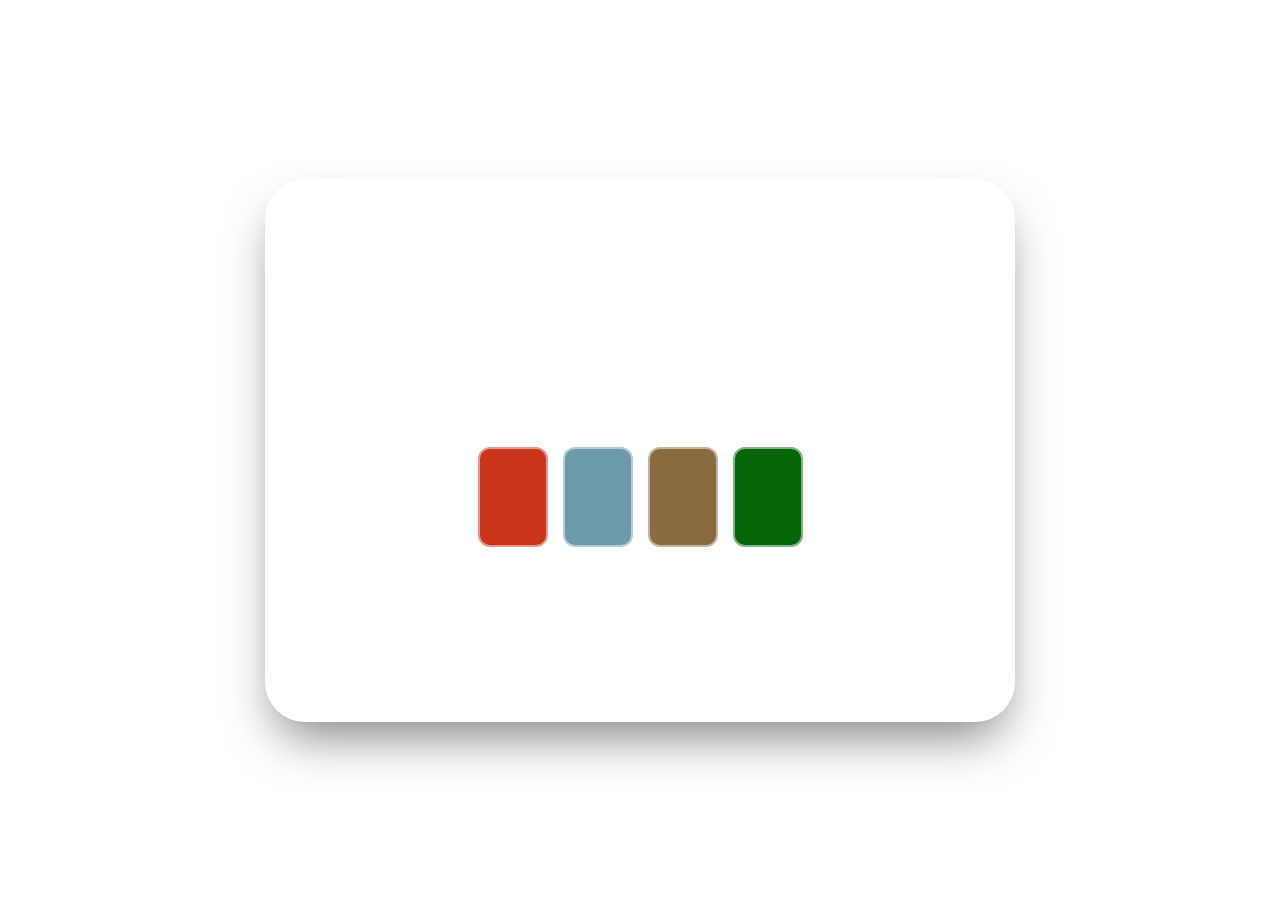
<file: cities.html>
<!DOCTYPE html>
<html lang="en">
<head>
    <meta charset="UTF-8">
    <meta name="viewport" content="width=device-width, initial-scale=1.0">
    <title>Cities as Colors | Your Name</title>
    <link rel="stylesheet" href="https://cdnjs.cloudflare.com/ajax/libs/font-awesome/6.5.1/css/all.min.css">
    <link rel="stylesheet" href="css/style.css">
</head>
<body>

    <div class="wrapper wide">
        <header>
            <h1>Cities as Colors</h1>
            <p>Palettes for places seen in person or from afar.</p>
        </header>

        <div class="carousel-container">
            <button class="nav-btn" onclick="moveSlide(-1)">❮</button>
            
            <div class="city-card">
                <h2 id="city-name">Loading...</h2>
                <div id="palette-grid" class="palette-grid"></div>
            </div>

            <button class="nav-btn" onclick="moveSlide(1)">❯</button>
        </div>

        <a href="index.html" class="link-item">
            <span>Home</span>
        </a>
    </div>

    <script src="js/cities.js"></script>
</body>
</html>
</file>
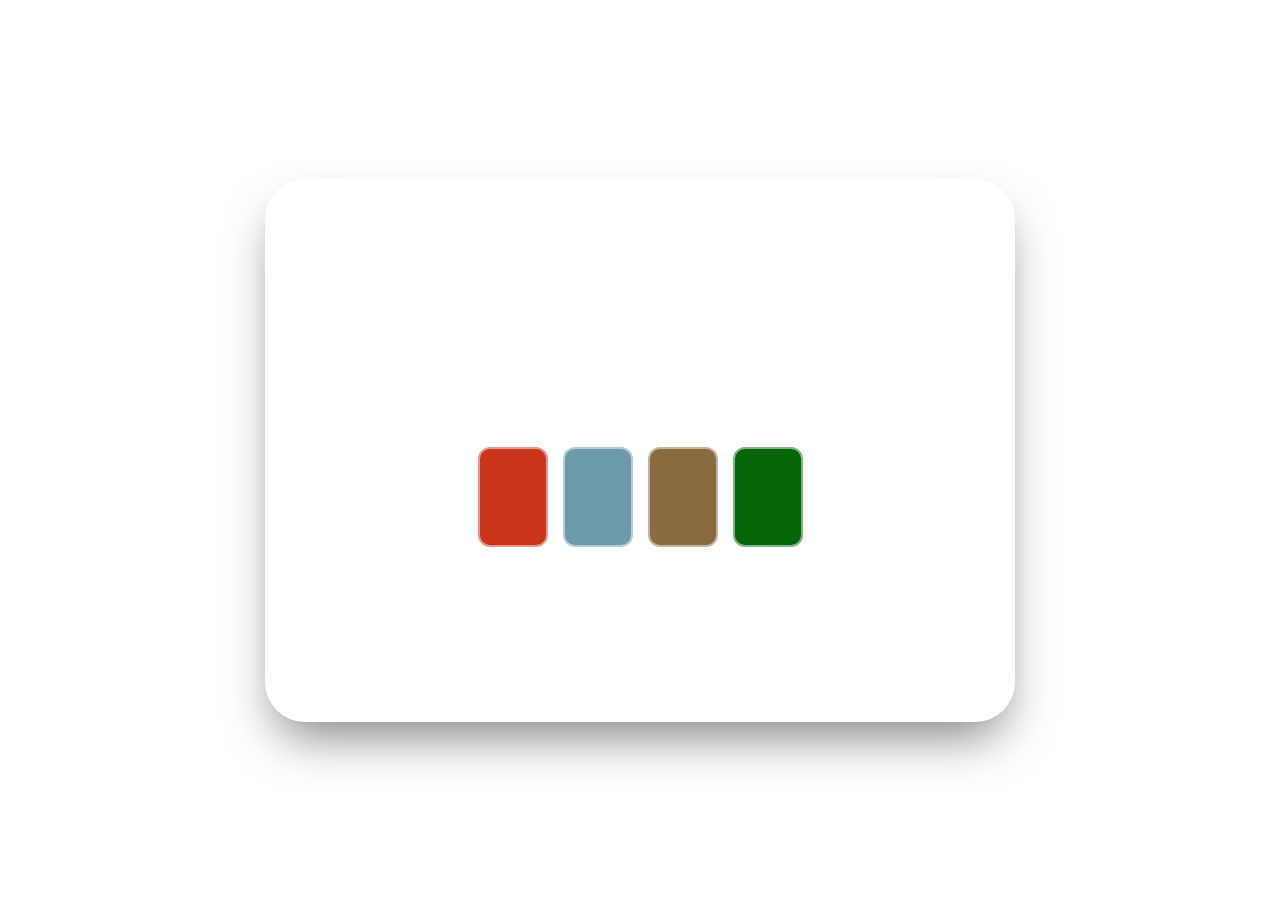
<file: pages/cities.html>
<!DOCTYPE html>
<html lang="en">
<head>
    <meta charset="UTF-8">
    <meta name="viewport" content="width=device-width, initial-scale=1.0">
    <title>Cities as Colors | Audrey </title>
    <link rel="stylesheet" href="https://cdnjs.cloudflare.com/ajax/libs/font-awesome/6.5.1/css/all.min.css">
    <link rel="stylesheet" href="../css/style.css">
</head>
<body>

    <div class="wrapper wide">
        <header>
            <h1>Cities as Colors</h1>
            <p>Palettes for places seen in person or from afar.</p>
        </header>

        <div class="carousel-container">
            <button class="nav-btn" onclick="moveSlide(-1)">❮</button>
            
            <div class="city-card">
                <h2 id="city-name">Loading...</h2>
                <div id="palette-grid" class="palette-grid"></div>
            </div>

            <button class="nav-btn" onclick="moveSlide(1)">❯</button>
        </div>

        <a href="../index.html" class="link-item">
            <span>Home</span>
        </a>
    </div>

    <script src="../js/cities.js"></script>
</body>
</html>
</file>
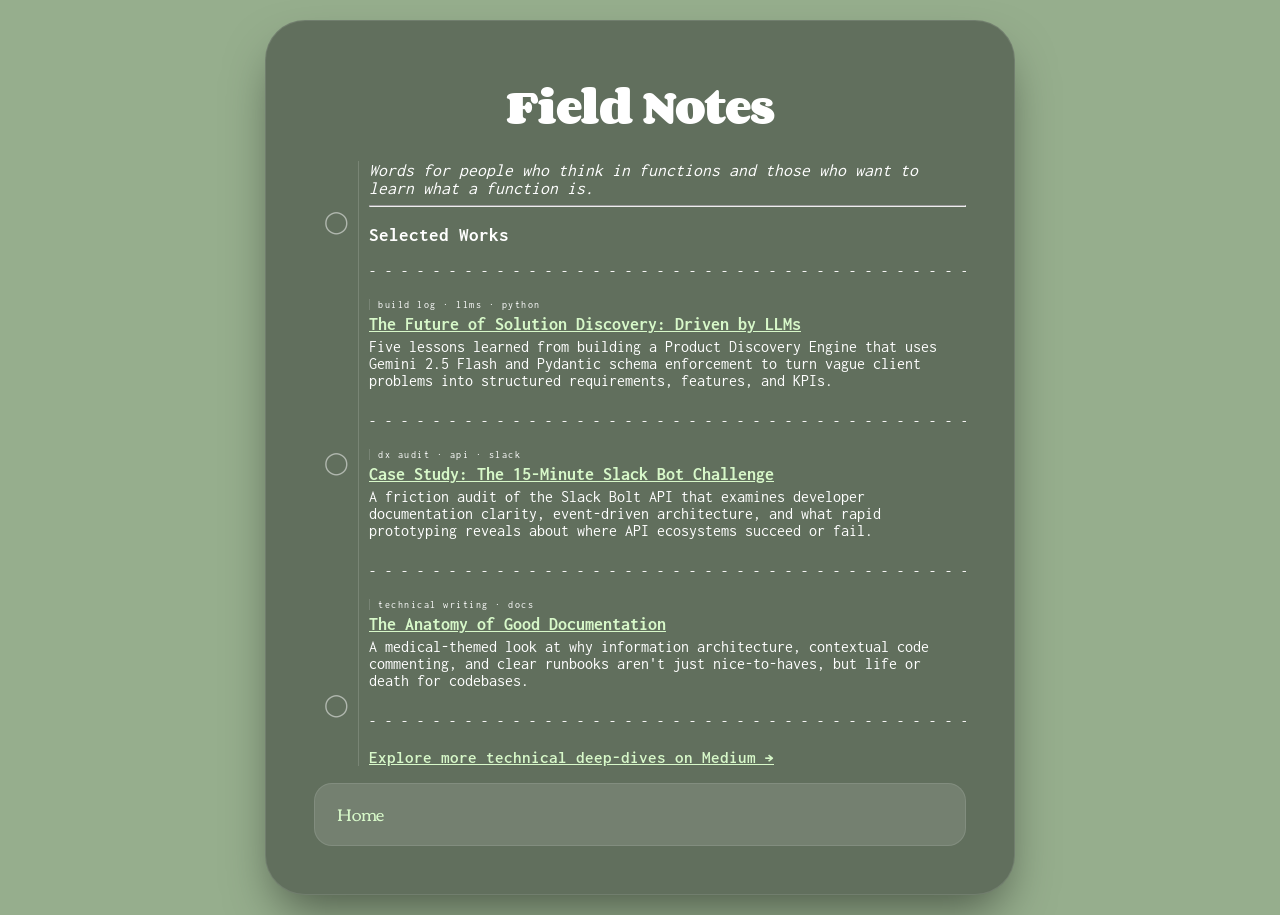
<file: pages/field-notes.html>
<!DOCTYPE html>
<html lang="en">
<head>
    <meta charset="UTF-8">
    <meta name="viewport" content="width=device-width, initial-scale=1.0">
    <title>Field Notes | Audrey</title>
    <link rel="stylesheet" href="../css/style.css">
    <style>
        .notebook-page {
            position: relative;
            padding-left: 55px;
        }

        .notebook-page::before {
            content: '';
            position: absolute;
            left: 0;
            top: 0;
            bottom: 0;
            width: 44px;
            border-right: 1px solid rgba(255, 255, 255, 0.15);
        }

        /* ascii hole column */
        .hole-col {
            position: absolute;
            left: 0;
            top: 0;
            bottom: 0;
            width: 44px;
            display: flex;
            flex-direction: column;
            justify-content: space-between;
            align-items: center;
            padding: 50px 0;
            pointer-events: none;
        }

        .hole {
            font-family: 'Inconsolata', monospace;
            font-size: 1.4em;
            color: rgba(255, 255, 255, 0.5);
            line-height: 1;
            user-select: none;
        }

        .ascii-rule {
            font-family: 'Inconsolata', monospace;
            font-size: 0.85em;
            color: #ffffff;
            letter-spacing: 1px;
            margin: 10px 0 20px;
            overflow: hidden;
            white-space: nowrap;
        }
    </style>
</head>
<body class="writing-bg">

    <div class="wrapper wide">
        <header>
            <h1>Field Notes</h1>
        </header>

        <section class="container">
            <div class="bio-text notebook-page" style="text-align: left;">

                <!-- ascii hole punches in the margin -->
                <div class="hole-col">
                    <span class="hole">◯</span>
                    <span class="hole">◯</span>
                    <span class="hole">◯</span>
                </div>

                <p style="font-size: 1.1em; margin-bottom: 5px; color: #ffffff; font-style: italic;">
                    Words for people who think in functions and those who want to learn what a function is.
                </p>
                <hr></hr>
            

                <h3>Selected Works</h3>
                <p class="ascii-rule">- - - - - - - - - - - - - - - - - - - - - - - - - - - - - - - - - - - - - - - - - - - -</p>

                <!-- LLM Proto -->
                <div style="margin-bottom: 25px;">
                    <p class="margin-note">build log &middot; llms &middot; python</p>
                    <p style="margin: 0 0 5px 0;">
                        <a href="https://medium.com/@audrkendr/bridging-the-gap-using-llms-to-automate-solution-discovery-9a122d37d2a5" target="_blank" rel="noopener noreferrer" style="font-size: 1.1em;"><strong>The Future of Solution Discovery: Driven by LLMs</strong></a>
                    </p>
                    <p style="margin: 0; color: #ffffff;">Five lessons learned from building a Product Discovery Engine that uses Gemini 2.5 Flash and Pydantic schema enforcement to turn vague client problems into structured requirements, features, and KPIs.</p>
                </div>

                <p class="ascii-rule">- - - - - - - - - - - - - - - - - - - - - - - - - - - - - - - - - - - - - - - - - - - -</p>

                <!-- SlackBot -->
                <div style="margin-bottom: 25px;">
                    <p class="margin-note">dx audit &middot; api &middot; slack</p>
                    <p style="margin: 0 0 5px 0;">
                        <a href="https://medium.com/@audrkendr/case-study-the-15-minute-slack-bot-challenge-c7cdfd2afe19" target="_blank" rel="noopener noreferrer" style="font-size: 1.1em;"><strong>Case Study: The 15-Minute Slack Bot Challenge</strong></a>
                    </p>
                    <p style="margin: 0; color: #ffffff;">A friction audit of the Slack Bolt API that examines developer documentation clarity, event-driven architecture, and what rapid prototyping reveals about where API ecosystems succeed or fail.</p>
                </div>

                <p class="ascii-rule">- - - - - - - - - - - - - - - - - - - - - - - - - - - - - - - - - - - - - - - - - - - -</p>

                <!-- Documentation -->
                <div style="margin-bottom: 25px;">
                    <p class="margin-note">technical writing &middot; docs</p>
                    <p style="margin: 0 0 5px 0;">
                        <a href="https://medium.com/@audrkendr/the-anatomy-of-good-documentation-a260cd0d53d3" target="_blank" rel="noopener noreferrer" style="font-size: 1.1em;"><strong>The Anatomy of Good Documentation</strong></a>
                    </p>
                    <p style="margin: 0; color: #ffffff;">A medical-themed look at why information architecture, contextual code commenting, and clear runbooks aren't just nice-to-haves, but life or death for codebases.</p>
                </div>

                <p class="ascii-rule">- - - - - - - - - - - - - - - - - - - - - - - - - - - - - - - - - - - - - - - - - - - -</p>

                <p style="margin-top: 10px; font-size: 1.05em;">
                    <a href="https://medium.com/@audrkendr" target="_blank" rel="noopener noreferrer" style="color: #d7f8c9; text-decoration: underline; font-weight: 600;">Explore more technical deep-dives on Medium &rarr;</a>
                </p>

            </div>
        </section>

        <a href="../index.html" class="link-item">
            <span>Home</span>
        </a>
    </div>

</body>
</html>
</file>
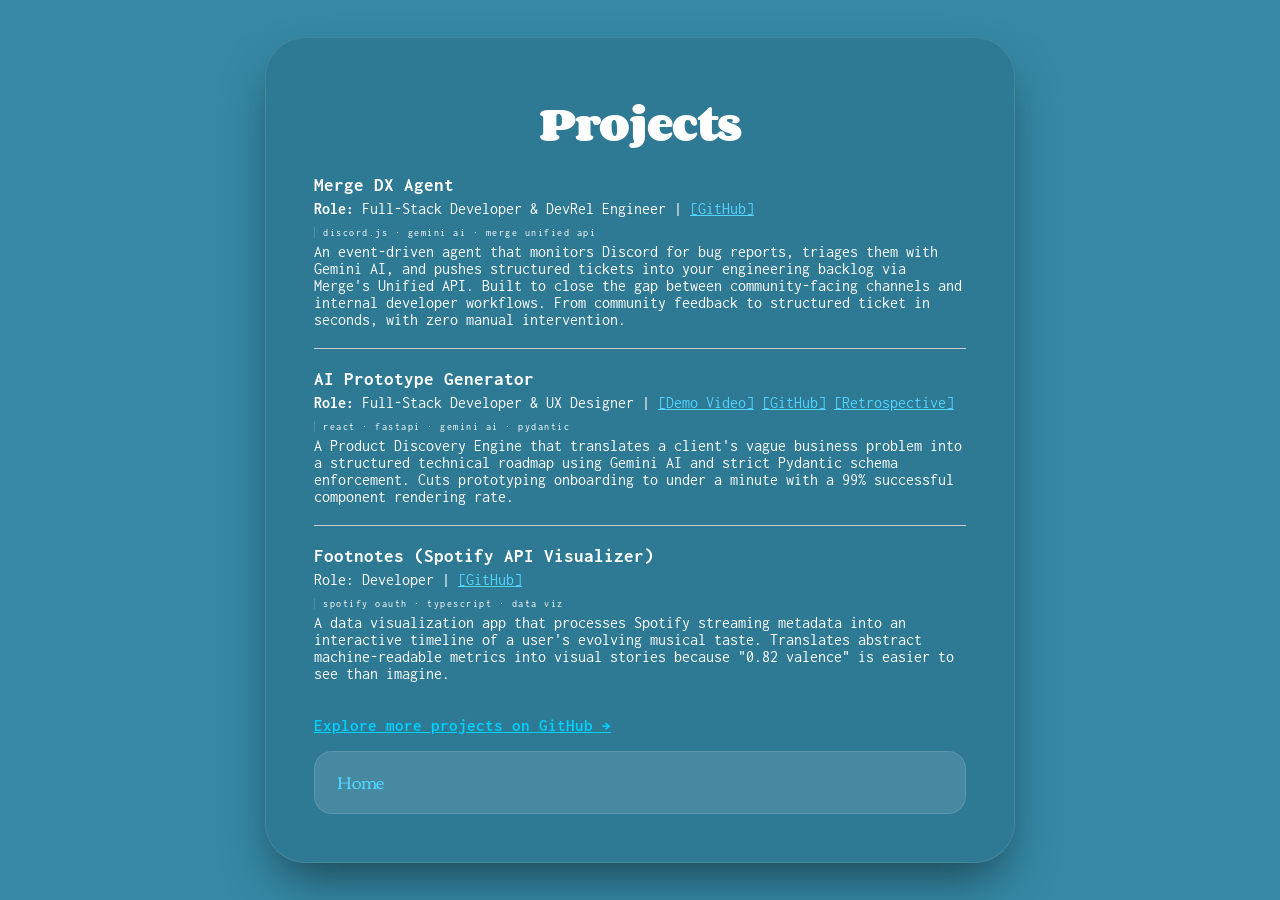
<file: pages/projects.html>
<!DOCTYPE html>
<html lang="en">
<head>
    <meta charset="UTF-8">
    <meta name="viewport" content="width=device-width, initial-scale=1.0">
    <title>Projects | Audrey</title>
    <link rel="stylesheet" href="../css/style.css">
</head>
<body class="projects-bg"> 

    <div class="wrapper wide">
        <header>
            <h1>Projects</h1>
        </header>

        <section class="container" style="text-align: left;">
            <div class="bio-text">

                <!-- PROJECT 1: Merge DX -->
                <h3 style="margin: 15px 0 5px 0;">Merge DX Agent</h3>
                <p style="margin: 0 0 10px 0;">
                    <strong>Role:</strong> Full-Stack Developer & DevRel Engineer | <a href="https://github.com/audrkendr/merge-dx-agent" target="_blank">[GitHub]</a>
                    <p class="margin-note">discord.js &middot; gemini ai &middot; merge unified api</p>
                <p style="margin: 0 0 10px 0;">An event-driven agent that monitors Discord for bug reports, triages them with Gemini AI, and pushes structured tickets into your engineering backlog via Merge's Unified API. Built to close the gap between community-facing channels and internal developer workflows. From community feedback to structured ticket in seconds, with zero manual intervention.  </p>
                <hr style="border: 0; border-top: 1px solid #ccc; margin: 20px 0;">
                
                <!-- PROJECT 2: AI PROTOTYPE GENERATOR -->
                <h3 style="margin: 15px 0 5px 0;">AI Prototype Generator</h3>
                <p style="margin: 0 0 10px 0;">
                    <strong>Role:</strong> Full-Stack Developer & UX Designer | 
                    <a href="https://drive.google.com/file/d/1PwugVJEFuLbShiSlQuiuuKSfVLIHIav9/view?usp=sharing" target="_blank">[Demo Video]</a> <a href="https://github.com/audrkendr/ai-customer-prototype-generator" target="_blank">[GitHub]</a> <a href="https://medium.com/@audrkendr/bridging-the-gap-using-llms-to-automate-solution-discovery-9a122d37d2a5" target="_blank">[Retrospective]</a>
                </p>
                <p class="margin-note">react &middot; fastapi &middot; gemini ai &middot; pydantic</p>
                <p style="margin: 0 0 10px 0;">A Product Discovery Engine that translates a client's vague business problem into a structured technical roadmap using Gemini AI and strict Pydantic schema enforcement. Cuts prototyping onboarding to under a minute with a 99% successful component rendering rate.</p>
                <hr style="border: 0; border-top: 1px solid #ccc; margin: 20px 0;">

                <!-- PROJECT 2: FOOTNOTES -->
                <h3 style="margin: 15px 0 5px 0;">Footnotes (Spotify API Visualizer)</h3>
                <p style="margin: 0 0 10px 0;"
                    <strong>Role:</strong> Developer |  <a href="https://github.com/audrkendr/footnotes" target="_blank">[GitHub]</a>
                </p>
                <p class="margin-note">spotify oauth &middot; typescript &middot; data viz</p>
                <p style="margin: 0 0 10px 0;">A data visualization app that processes Spotify streaming metadata into an interactive timeline of a user's evolving musical taste. Translates abstract machine-readable metrics into visual stories because "0.82 valence" is easier to see than imagine.</p>
                <p style="margin-top: 35px; font-size: 1.05em;">
                    <a href="https://github.com/audrkendr" target="_blank" style="color: var(--accent); text-decoration: underline; font-weight: 600;">Explore more projects on GitHub &rarr;</a>
                </p>
            </div>
        </section>

        <a href="../index.html" class="link-item">
            <span>Home</span>
        </a>
    </div>
</body>
</html>
</file>
<file: css/style.css>
@import url('https://fonts.googleapis.com/css2?family=Corben:wght@400;700&family=Inconsolata:wght@400;600;700&display=swap');

:root {
    --color-1: #02040f; 
    --color-2: #e67e22;
    --color-3: #4ca1af;
    --color-4: #8e44ad;
    
    --card-bg: rgba(255, 255, 255, 0.1);
    --text-white: #ffffff;
    --text-dark: #2d3436;
    --accent: #00d2ff;
    --animation-speed: 20s;
}

* {
    box-sizing: border-box;
}

body {
    margin: 0;
    padding: 0;
    font-family: 'Inconsolata', monospace;
    font-size: 16px;
    display: flex;
    justify-content: center;
    align-items: center;
    min-height: 100vh;
    overflow-x: hidden;
    color: var(--text-white);
    
    /* Gradient Shift Animation */
    animation: skyGradient var(--animation-speed) linear infinite;
    background-size: 100% 400%;
    transition: background 2s ease; 
}

@keyframes skyGradient {
    0%, 100% { background: var(--color-1); }
    25% { background: var(--color-2); }
    50% { background: var(--color-3); }
    75% { background: var(--color-4); }
}

/* --- WRAPPERS and CONTAINERS --- */
.wrapper {
    position: relative;
    z-index: 10;
    text-align: center;
    backdrop-filter: blur(20px);
    -webkit-backdrop-filter: blur(20px);
    background: var(--card-bg);
    padding: 3rem;
    border-radius: 40px;
    border: 1px solid rgba(255, 255, 255, 0.15);
    box-shadow: 0 25px 50px -12px rgba(0, 0, 0, 0.5);
    width: 340px;
    margin: 20px;
}

.wrapper.wide {
    width: 90%;
    max-width: 750px;
}

/* --- FONTS & HEADINGS --- */
h1, h2, .city-card h2 { 
    font-family: 'Corben', serif;
    font-size: 2.5rem; 
    margin: 0; 
    font-weight: 700;
    letter-spacing: -0.03em;
}

header p {
    font-size: 1.15rem; 
    opacity: 0.85;
    margin-top: 12px;
    font-weight: 400;
}

/* --- NAV LINKS --- */
.links {
    margin-top: 30px;
    display: flex;
    flex-direction: column;
    gap: 15px;
}

.link-item {
    display: flex;
    align-items: center;
    justify-content: flex-start; 
    gap: 15px;
    
    background: rgba(255, 255, 255, 0.12);
    border: 1px solid rgba(255, 255, 255, 0.1);
    color: var(--text-white);
    
    padding: 14px 22px;
    border-radius: 18px;
    text-decoration: none; 
    
    font-family: 'Corben', serif;
    font-size: 1.05rem;
    font-weight: 400; 
    letter-spacing: -0.01em;
    
    transition: all 0.4s cubic-bezier(0.175, 0.885, 0.32, 1.275);
}

.margin-note {
    font-family: 'Inconsolata', monospace;
    font-size: 10px;
    letter-spacing: 1.5px;
    color: #ffffff;
    border-left: 1.5px solid rgba(255, 255, 255, 0.15);
    padding-left: 8px;
    margin-bottom: 5px;  
}

.link-item i {
    font-size: 1.25rem;
    width: 24px;
    display: flex;
    justify-content: center;
    align-items: center;
}

.link-item span {
    border-bottom: 2px solid transparent;
    transition: border-color 0.3s ease;
}

.link-item:hover {
    transform: translateY(-4px);
    background: #ffffff;
    box-shadow: 0 15px 30px rgba(0,0,0,0.2);
    color: var(--accent);
}

.link-item:hover span {
    border-bottom: 2px solid var(--accent);
}

/* --- DAILY & CITIES GRID --- */
.daily-content, .carousel-container {
    margin: 30px 0;
}

.item {
    background: rgba(0, 0, 0, 0.25);
    padding: 20px;
    border-radius: 24px;
    border: 1px solid rgba(255, 255, 255, 0.05);
}

.item h3 {
    font-size: 0.9rem;
    text-transform: uppercase;
    letter-spacing: 2px;
    margin-bottom: 15px;
    color: var(--accent);
    font-weight: 700; 
}

/* --- CITIES PAGE ALIGNMENT --- */
.carousel-container {
    display: flex;
    align-items: center;
    justify-content: center; 
    gap: 10px;
    margin: 40px 0;
    width: 100%;
}

.city-card {
    flex-grow: 1; 
    display: flex;
    flex-direction: column;
    align-items: center; 
    text-align: center;
}

.palette-grid {
    display: flex;
    justify-content: center; 
    align-items: center;
    gap: 15px;
    flex-wrap: wrap;
    width: 100%;
    margin: 0 auto; 
    padding: 0;
}

.swatch-container {
    display: flex;
    flex-direction: column;
    align-items: center;
    margin: 0; 
}

.swatch {
    width: 70px;
    height: 100px;
    border-radius: 12px;
    border: 2px solid rgba(255, 255, 255, 0.5); 
    display: block; 
}

.hex-code {
    display: block;
    margin-top: 8px;
    font-size: 0.85rem;
    color: #ffffff; 
    font-weight: 400;
    letter-spacing: 0.5px; 
}

.nav-btn {
    flex-shrink: 0; 
    background: rgba(255,255,255,0.15);
    border: 1px solid rgba(255,255,255,0.2);
    color: white;
    width: 45px;
    height: 45px;
    border-radius: 50%;
    cursor: pointer;
    display: flex;
    align-items: center;
    justify-content: center;
    transition: background 0.3s ease;
}

.nav-btn:hover {
    background: rgba(255,255,255,0.3);
}

/* --- FOOTER / COPYRIGHT --- */
footer, .copyright {
    font-size: 0.9rem;
    opacity: 0.7;
    margin-top: 25px;
    letter-spacing: 0.5px;
}

/* --- IMAGES & EMBEDS --- */
#daily-painting {
    width: 100%;
    border-radius: 15px;
    margin-bottom: 10px;
}

/* ============================================
   ABOUT PAGE — all styles scoped to about-bg
   ============================================ */

body.about-bg { 
    display: grid !important; 
    justify-content: unset !important; 
    align-items: unset !important; 
    justify-items: unset !important; 
    align-content: unset !important; 
    grid-template-columns: 1fr minmax(0, 750px) 1fr; 
    animation: none !important; 
    min-height: 100vh; 
    position: relative; 
    overflow-x: hidden;
}

body.about-bg::before { 
    position: fixed; 
    inset: 0; 
    background-color: #46518d; 
    opacity: 1;
    z-index: -2;
    pointer-events: none; 
}

body.about-bg .about-img-left {
    position: fixed !important;
    top: 0 !important;
    left: 0 !important;
    bottom: 0 !important;
    right: auto !important;
    width: calc((100vw - 750px) / 2) !important; 
    background-image: url('/assets/header_about_a.JPG');
    background-position: left top;
    background-size: cover;
    background-repeat: repeat-y !important;  
    z-index: -1 !important; 
    mix-blend-mode: color-burn;
    opacity: 0.9;
}

body.about-bg .about-img-right {
    position: fixed !important;
    top: 0 !important;
    right: 0 !important;
    bottom: 0 !important;
    left: auto !important;
    width: calc((100vw - 750px) / 2) !important; 
    background-image: url('/assets/header_about_b.JPG');
    background-position: 80% top;
    background-size: cover;
    background-repeat: repeat-y !important;
    z-index: 1 !important; 
    mix-blend-mode: color-burn;
    opacity: 0.9;
}

body.about-bg .about-img-mid {
    position: fixed !important;
    top: 0 !important;
    bottom: 0 !important;
    left: 50% !important;
    transform: translateX(-50%) !important;
    width: 750px !important;
    background-image: url('/assets/header_about.JPG');
    background-repeat: repeat-y;
    background-size: 750px auto;
    background-position: 0% 30%;
    z-index: 0 !important;
    mix-blend-mode: color-burn;
    opacity: 0.9;
}

body.about-bg .wrapper.wide {
    grid-column: 2;
    grid-row: 1;
    width: 100% !important;
    max-width: none !important;
    margin: 20px 0 !important;
    align-self: start;
    background: #4e5c9e !important;
    backdrop-filter: blur(8px);
    border: 1px solid rgba(255, 255, 255, 0.1);
    position: relative;
    z-index: 1;
    opacity: 1;
}

body.about-bg a {
    color: #c5cefa;
}

body.about-bg header {
    text-align: center;
    margin-bottom: 1.5rem;
    padding-top: 0.5rem;
}

body.about-bg h1 {
    font-size: 2.25rem;  
    text-align: center;
    display: inline-block;
    margin-bottom: -1rem;
}


body.about-bg .container {
    max-width: 620px;
    margin: 0 auto;
    text-align: left;
}

body.about-bg .bio-text {
    display: flex;
    align-items: center;
    gap: 24px;
    margin-bottom: 2rem;
    width: fit-content;      
    margin-left: auto;      
    margin-right: auto;
}

body.about-bg .bio-pfp {
    margin-top: 0;
    max-width: 23%;
    flex-shrink: 0;
    align-self: flex-start;
    border-radius: 50%;
}

body.about-bg .bio-paragraphs {
    display: flex;
    flex-direction: column;
    gap: 20px;
    text-align: left;
}

body.about-bg .bio-paragraphs p {
    margin: 0;
    line-height: 1.7;
}

/* --- Body paragraphs below the intro --- */
body.about-bg .bio-body {
    display: flex;
    flex-direction: column;
    text-align: left;
}

body.about-bg .bio-body p {
    margin: 0 0 0.75rem 0;
    line-height: 1.7;
}

/* --- Dividers --- */
body.about-bg .bio-divider {
    text-align: center;
    letter-spacing: 12px;
    margin: 1.25rem 0 !important;
}

/* --- Closing line --- */
body.about-bg .bio-closing {
    margin-top: 0.5rem;
}

/* ============================================
   PROJECTS PAGE
   ============================================ */

body.projects-bg {
    background: #3589a5 !important; 
    animation: none !important; 
}

body.projects-bg .wrapper {
    background: #2e7993; 
    border: 1px solid rgba(255, 255, 255, 0.1);
}

body.projects-bg a {
    color: #53d4ff; 
}

/* ============================================
   WRITING PAGE
   ============================================ */

body.writing-bg {
    background: #96AE8D !important; 
    animation: none !important; 
}

body.writing-bg .wrapper {
    background: #616f5d; 
    border: 1px solid rgba(255, 255, 255, 0.1);
}

body.writing-bg a {
    color: #d7f8c9; 
}

/* ============================================
   RESPONSIVE
   ============================================ */

@media (max-width: 650px) {
    .daily-content {
        display: flex;
        flex-direction: column;
        gap: 20px;
    }
    .wrapper { padding: 2rem 1.5rem; width: 310px; }
    .wrapper.wide { padding: 1.5rem; }
    .swatch { width: 55px; height: 80px; }
    h1 { font-size: 2rem; }
}

@media (max-width: 900px) {
    body.about-bg {
        grid-template-columns: 1fr !important;
        background-image: none !important;
    }
 
    body.about-bg .wrapper.wide {
        grid-column: 1 !important;
        width: 90% !important;
        margin: 20px auto !important;
    }
}
</file>
